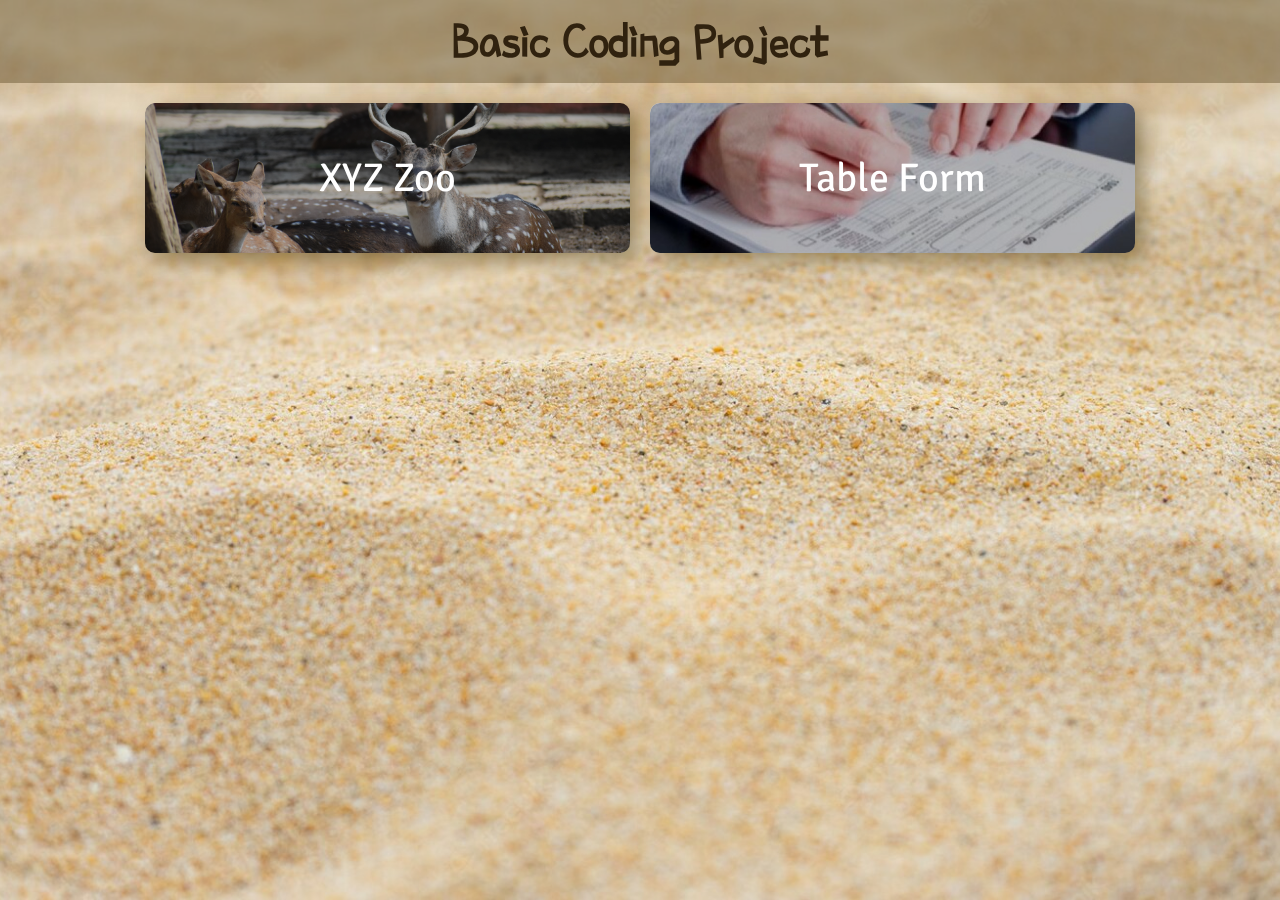
<file: index.html>
<!DOCTYPE html>
<html lang="en">

<head>
    <meta charset="UTF-8">
    <meta http-equiv="X-UA-Compatible" content="IE=edge">
    <meta name="viewport" content="width=device-width, initial-scale=1.0">
    <title>Basic Coding Nita</title>
    <link rel="stylesheet" href="css/style.css">
</head>

<body>
    <div id="top">
        <div class="container">
            <h1>Basic Coding Project</h1>
            <!-- <div class="banner">            
            <img src="https://cdn.pixabay.com/photo/2022/08/15/03/07/path-7387018_960_720.jpg" alt="">
        </div> -->
        </div>
    </div>
        <div class="container">
        <div class="project">
            <div class="project-card">
                <div class="kiri">
                    <a href="xyz-zoo/">
                        XYZ Zoo
                    </a>
                </div>
            </div>
            <div class="project-card">
                <div class="kanan">
                    <a href="table-form/">
                        Table Form
                    </a>
                </div>
            </div>
        </div>
    </div>
</body>

</html>
</file>
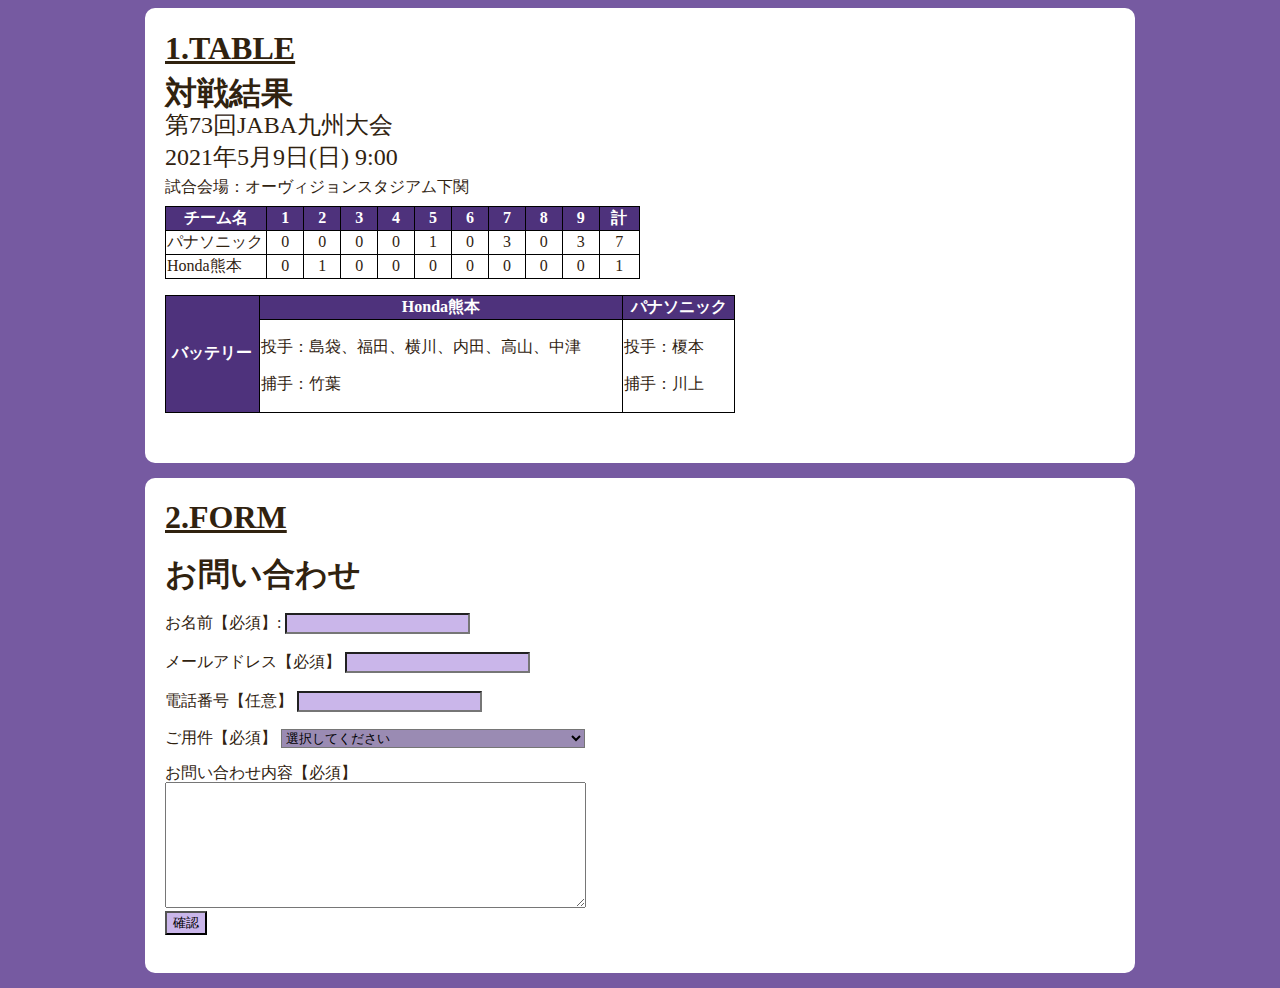
<file: table-form/index.html>
<!DOCTYPE html>
<html lang="jp">

<head>
    <meta charset="UTF-8">
    <meta http-equiv="X-UA-Compatible" content="IE=edge">
    <meta name="viewport" content="width=device-width, initial-scale=1.0">
    <link rel="stylesheet" href="../css/table.css">
    <title>Latihan 3</title>
    <style>
        table,
        th,
        td {
            border: 0.01px solid black;
            border-collapse: collapse;
            font-family: 'Times New Roman', Times, serif;
        }

        label {
            font-family: 'Times New Roman', Times, serif;
        }

        option {
            font-family: 'Times New Roman', Times, serif;
        }
    </style>
</head>

<body id="table-all">
    <div class="table">
        <div>
            <h1><u style="font-family: 'Times New Roman', Times, serif;">1.TABLE</u></h1>
            <p></p>
            <div class="content">
                <h1 style="font-family: 'Times New Roman', Times, serif;">対戦結果</h1>
                <p style="font-size:150%;font-family: 'Times New Roman', Times, serif;"> 第73回JABA九州大会</p>
                <p style="font-size:150%;font-family: 'Times New Roman', Times, serif;">2021年5月9日(日) 9:00</p>
                <p style="font-family: 'Times New Roman', Times, serif;">試合会場：オーヴィジョンスタジアム下関</p>
            </div>
        </div>
        <div class="table-auto">
            <table style="width:50%">
                <tr>
                    <th style="width:140px">チーム名</th>
                    <th style="width:55px">1</th>
                    <th style="width:55px">2</th>
                    <th style="width:55px">3</th>
                    <th style="width:55px">4</th>
                    <th style="width:55px">5</th>
                    <th style="width:55px">6</th>
                    <th style="width:55px">7</th>
                    <th style="width:55px">8</th>
                    <th style="width:55px">9</th>
                    <th style="width:55px">計</th>
                </tr>
                <tr>
                    <td>パナソニック</td>
                    <td style=text-align:center>0</td>
                    <td style=text-align:center>0</td>
                    <td style=text-align:center>0</td>
                    <td style=text-align:center>0</td>
                    <td style=text-align:center>1</td>
                    <td style=text-align:center>0</td>
                    <td style=text-align:center>3</td>
                    <td style=text-align:center>0</td>
                    <td style=text-align:center>3</td>
                    <td style=text-align:center>7</td>
                </tr>
                <tr>
                    <td>Honda熊本</td>
                    <td style=text-align:center>0</td>
                    <td style=text-align:center>1</td>
                    <td style=text-align:center>0</td>
                    <td style=text-align:center>0</td>
                    <td style=text-align:center>0</td>
                    <td style=text-align:center>0</td>
                    <td style=text-align:center>0</td>
                    <td style=text-align:center>0</td>
                    <td style=text-align:center>0</td>
                    <td style=text-align:center>1</td>
                </tr>
            </table>
        </div>
        <div>
            <p></p>
            <div class="table-auto">
            <table style="width:60%">
                <tr>
                    <th rowspan="2">バッテリー</th>
                    <th colspan="5">Honda熊本</th>
                    <th colspan="5">パナソニック</th>
                </tr>
                <tr>
                    <td colspan="5">
                        <p>投手：島袋、福田、横川、内田、高山、中津</p>
                        <p>捕手：竹葉</p>
                    </td>
                    <td colspan="5">
                        <p>投手：榎本</p>
                        <p>捕手：川上</p>
                    </td>
                </tr>
            </table>
            </div>
        </div>
    </div>
    <div class="form">
        <h1 style="font-family: 'Times New Roman', Times, serif; text-decoration: underline;">2.FORM</h1>
        <h1 style="font-family: 'Times New Roman', Times, serif;">お問い合わせ</h1>
        <div>
            <form action="/action_page.php">
                <label for="name">お名前【必須】:</label>
                <input type="text" id="name" name="name"><br><br>
                <label for="email">メールアドレス【必須】</label>
                <input type="text" id="email" name="email"><br><br>
                <label for="number">電話番号【任意】</label>
                <input type="text" id="number" name="number"><br><br>
                <label for="question">ご用件【必須】</label>
                <select id="question" style="font-family: 'Times New Roman', Times, serif;">
                    <option value="selection" disable selected
                        hidden;style="font-family: 'Times New Roman', Times, serif;">選択してください</option>
                    <option value="customers">書籍についてのご質問(個人のお客様)</option>
                    <option value="agent">書籍についてのご質問(取次・書店様)</option>
                    <option value="media">書籍についてのご質問(メディア関係者様) </option>
                    <option value="part-time">アルバイト・パートに関するお問い合わせ</option>
                    <option value="work">仕事のご依頼・お問い合わせ</option>
                    <option value="external">外部スタッフのご希望(フリーの方、制作会社様)</option>
                    <option value="other">その他のお問合せ</option>
                </select>
                <p></p>
                <label for="content">お問い合わせ内容【必須】</label>
                <div id="form-text">
                    <textarea rows="8" cols="50" name="message"></textarea>
                    <br>
                    <input style="font-family: 'Times New Roman', Times, serif;" type="submit" value="確認"
                        name="submit" />
                </div>
            </form>
            <br>
        </div>
    </div>
</body>

</html>
</file>
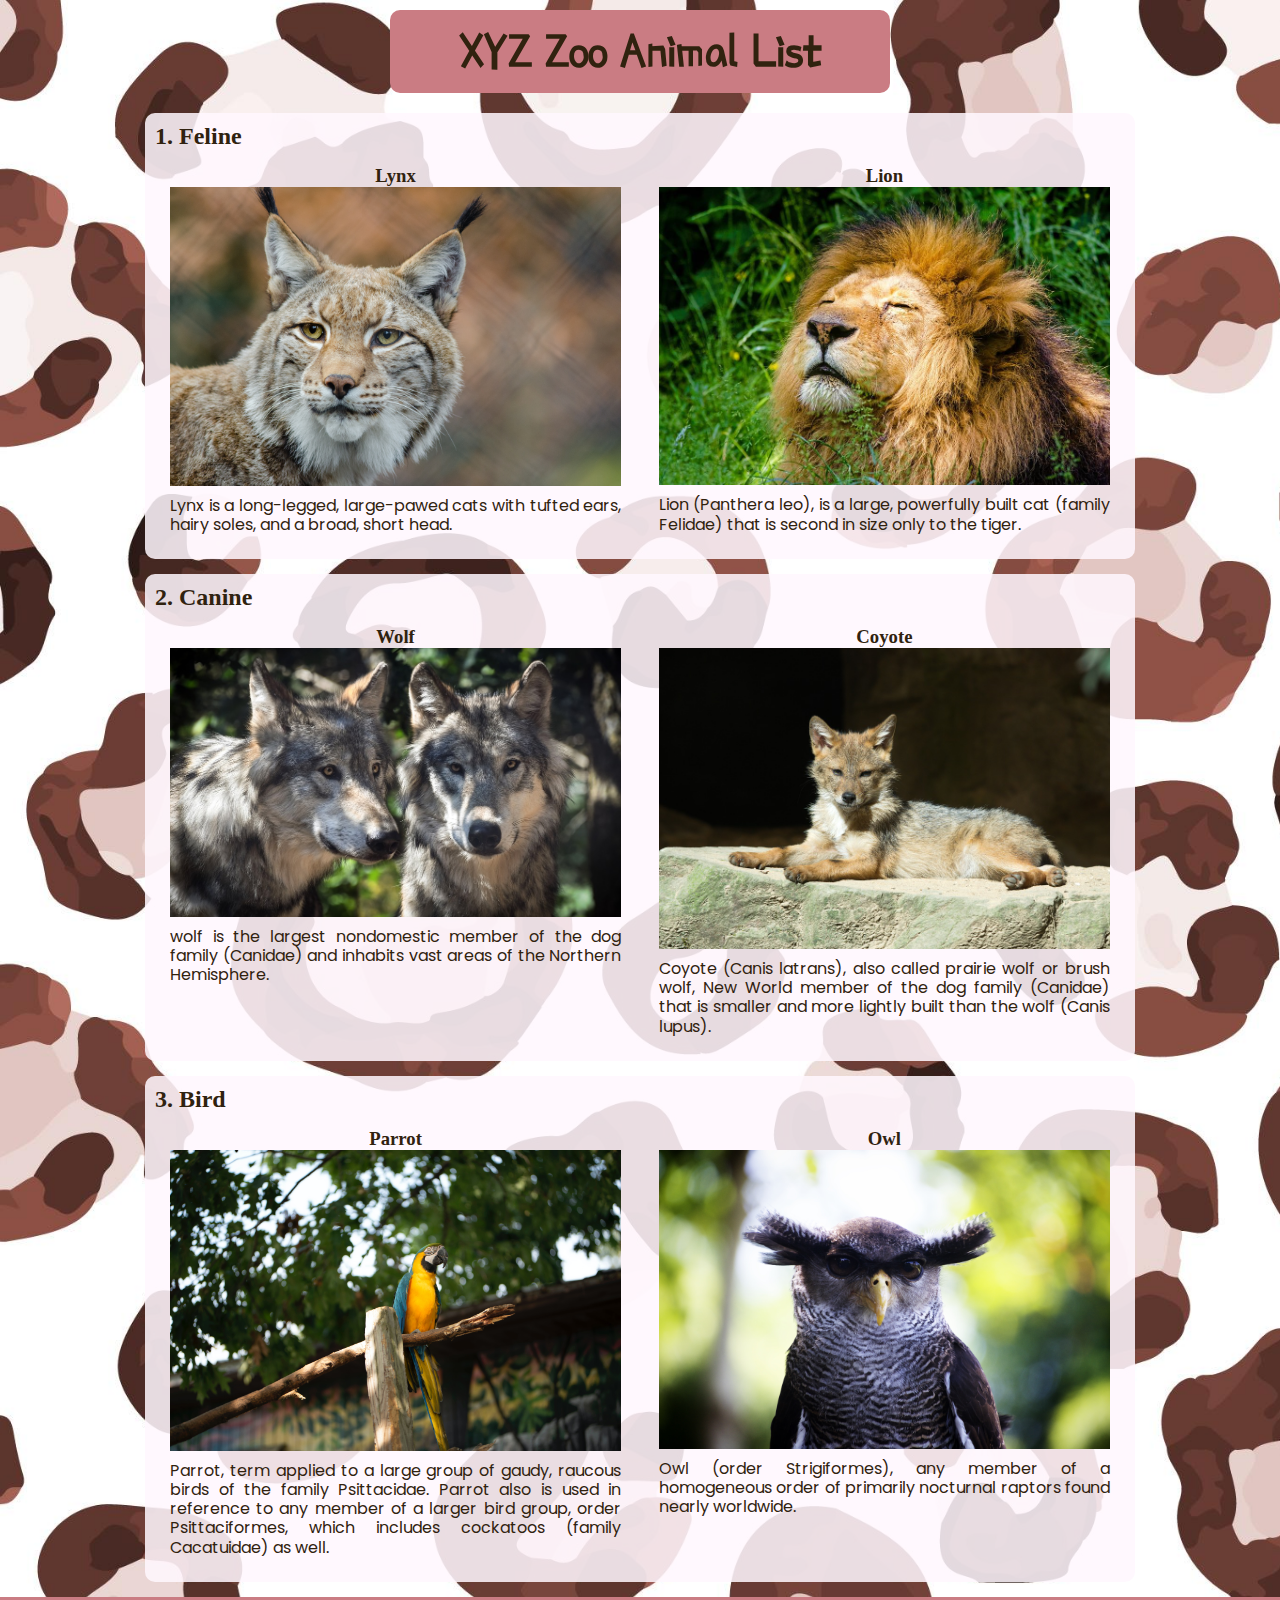
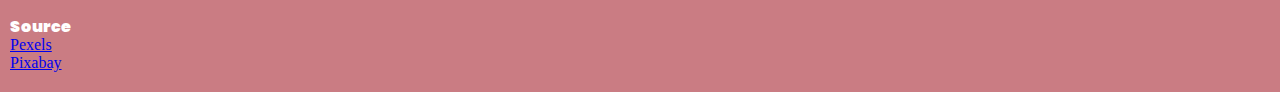
<file: xyz-zoo/index.html>
<!DOCTYPE html>
<html lang="en">
<head>
    <meta charset="UTF-8">
    <meta http-equiv="X-UA-Compatible" content="IE=edge">
    <meta name="viewport" content="width=device-width, initial-scale=1.0">
    <link rel="stylesheet" href="../css/style.css">
    <title>Latihan 1</title>
</head>
<body id="xyz-zoo">
    <div class="top">
    <h1>XYZ Zoo Animal List</h1>
    </div>
    <div class="container">
        <ul>
            <div class="animal-list">
            <li>
                <h2>1. Feline</h2>
            <ul class="familia-list">
                <li>
                    <div class="animal-name">
                    <h3>Lynx</h3>
                    <div class="animal-pic">
                <a href="img\lynx.jpg" target="_blank">
                <img src="img\lynx.jpg" alt=""width="500">
                </a>
                    </div>
                <p>Lynx is a long-legged, large-pawed cats with tufted ears, hairy soles, and a broad, short head.</p>
                    </div>
                </li>
                <li>
                    <div class="animal-name">
                    <h3>Lion</h3>
                    <div class="animal-pic">
                <a href="img\lion.jpg" target="_blank">
                <img src="img\lion.jpg" alt=""width="500">
                </a>
                    </div>
                <p>Lion (Panthera leo), is a large, powerfully built cat (family Felidae) that is second in size only to the tiger.</p>
                </div>
                </li>
            </li>
            </div>
        </ul>
            <div class="animal-list">
            <li>
                <h2>2. Canine</h2>
                <ul class="familia-list">
                <li>
                    <div class="animal-name">
                    <h3>Wolf</h3>
                    <div class="animal-pic">
                <a href="img\wolf.jpg" target="_blank">
                <img src="img\wolf.jpg" alt=""width="500" max-height="300" min-height="300">
                </a>
                    </div>
                <p>wolf is the largest nondomestic member of the dog family (Canidae) and inhabits vast areas of the Northern Hemisphere.</p>
                    </div>
                </li>
                <li>
                    <div class="animal-name">
                    <h3>Coyote</h3>
                    <div class="animal-pic">
                <a href="img\coyote.jpg" target="_blank">
                <img src="img\coyote.jpg" alt=""width="500" max-height="300">
                </a>
                    </div>
                <p>Coyote (Canis latrans), also called prairie wolf or brush wolf, New World member of the dog family (Canidae) that is smaller and more lightly built than the wolf (Canis lupus).</p>
                    </div>
                </li>
            </li>
            </div>
            </ul>
            <div class="animal-list">
            <li>
                <h2>3. Bird</h2>
                <ul class="familia-list">
                <li>
                    <div class="animal-name">
                    <h3>Parrot</h3>
                    <div class="animal-pic">
                <a href="img\parrot.jpg" target="_blank">
                <img src="img\parrot.jpg" alt=""width="500" max-height="300">
                </a>
                    </div>
                <p>Parrot, term applied to a large group of gaudy, raucous birds of the family Psittacidae. Parrot also is used in reference to any member of a larger bird group, order Psittaciformes, which includes cockatoos (family Cacatuidae) as well.</p>
                    </div>
                </li>
                <li>
                    <div class="animal-name">
                    <h3>Owl</h3>
                    <div class="animal-pic">
                <a href="img\owl.jpg" target="_blank">
                <img src="img\owl.jpg" alt=""width="500" max-height="300">
                </a>
                    </div>
                <p>Owl (order Strigiformes), any member of a homogeneous order of primarily nocturnal raptors found nearly worldwide.</p>
                    </div>
                </li>
            </li>
                </ul>
            </div>
    </div>
    <div id="source">
        <p class="text-source">Source
            <ol> 
                <li> <a href="https://pexels.com/">Pexels</a>
                </li>
                <li> <a href="https://pixabay.com/">Pixabay</a>
                </li>
            </ol>
        </p>
    </div>
</body>
</html>
</file>
<file: css/style.css>
@import url('https://fonts.googleapis.com/css2?family=Poor+Story&family=Poppins&family=Signika+Negative&display=swap');

* {
    margin: 0;
    padding: 0;
    box-sizing: border-box;
}

body {
    background: url(../xyz-zoo/img/nature-sand-texture-summer-sun-nature-background-concept_63047-1425.jpg) no-repeat fixed center;
    background-size: cover;
}

.font-poorstory {
    font-family: 'Poor Story', cursive;
}

.container {
    max-width: 990px;
    width: 100%;
    margin: 0 auto;
    padding-top: 0px;
}

#top {
    background: #6b5a357e;
    color: #fff;
    padding: 10px 10px 10px;
    /* padding-top: 50px;
    padding-right: 15px;
    padding-bottom: 10px;
    padding-left: 15px; */
    margin-bottom: 20px;
}

.banner {
    padding-left: 10px;
    padding-right: 10px;
}

.banner img {
    display: block;
    width: 100%;
}

h1 {
    color: #30220f;
    font-family: 'Poor Story', cursive;
    text-align: center;
    font-size: 50px;
}

.font-blue {
    color: #7b9ce4;
}

.kiri {
    position: relative;
}

.kanan {
    position: relative;
}

.kiri::after {
    background-image: url(../xyz-zoo/img/zoo.jpg);
    background-position: center center;
    background-repeat: no-repeat;
    background-size: cover;
    content: '';
    position: absolute;
    top: 0;
    width: 100%;
    height: 100%;
}

.kiri a {
    position: relative;
    z-index: 10;
}

.kanan::after {
    background-image: url(../xyz-zoo/img/66131-1597937906.jpeg);
    background-position: center center;
    background-repeat: no-repeat;
    background-size: cover;
    content: '';
    position: absolute;
    top: 0;
    width: 100%;
    height: 100%;
}

.kanan a {
    position: relative;
    z-index: 10;
}

.project-card {
    height: 150px;
    width: 49%;
    overflow: hidden;
    border-radius: 10px;
    filter: drop-shadow(8px 8px 10px rgba(102, 85, 39, 0.603));
}

.kiri,
.kanan {
    width: 100%;
    height: 100%;
}

.kiri:hover::after {
    filter: none;
    transform: scale(1.5, 1.5);
    transition: all .5s ease-in;
}

.kanan:hover::after {
    filter: none;
    transform: scale(1.5, 1.5);
    transition: all .5s ease-in;
}

.project {
    display: flex;
    flex-wrap: wrap;
    justify-content: space-between;
}

.project a {
    text-decoration: none;
    font-size: 40px;
    font-family: 'Signika Negative', sans-serif;
    color: #fff;
    display: block;
    width: 100%;
    height: 100%;
    background: rgba(0, 0, 0, 0.295);
    border-radius: 10px;
    display: flex;
    justify-content: center;
    align-items: center;
}

.project a:hover {}

.project-card {
    overflow: hidden;
}

/* CSS ZOO */

#xyz-zoo {
    background: url(../xyz-zoo/img/4965617.jpg);
    background-repeat: no-repeat;
    background-size: cover;
}

#xyz-zoo .top {
    background: #ca7c83;
    max-width: 500px;
    background-repeat: no-repeat;
    background-attachment: fixed;
    background-position: center;
    border-radius: 10px;
    color: #fff;
    padding: 10px 10px 10px;
    /* padding-top: 50px;
    padding-right: 15px;
    padding-bottom: 10px;
    padding-left: 15px; */
    margin-top: 10px;
    margin-bottom: 20px;
    margin-right: auto;
    margin-left: auto;
}

.animal-list>li {
    background: #fff7fedc;
    max-width: 990px;
    background-repeat: no-repeat;
    background-attachment: fixed;
    background-position: center;
    border-radius: 10px;
    color: #30220f;
    padding: 10px 10px 10px;
    margin-bottom: 15px;
}

.animal-name {
    text-align: center;
}
.animal-list>li h2 {
    width: 100%;
}

.familia-list {
    margin: 15px 15px 15px 15px;
    flex-wrap: wrap;
    justify-content: space-between;
    display: flex
}

.familia-list li {
    width: 48%;
}

.familia-list img {
    display: block;
    width: 100%;
}
.animal-pic:hover{
    filter: none;
    transform: scale(1.2, 1.2);
    transition: all .5s ease-in;
}

li {
    list-style-type: none;
}

p {
    font-family: 'Poppins', sans-serif;
    line-height: 1.2;
    margin-top: 10px;
    text-align: justify;
    }

    #source {
    background: #ca7c83;
    color: #fff;
    padding: 10px 10px 10px;
}
    .text-source{
    text-align: start;
    font-weight: 900;
}
    ol{
    text-align: start;
    }

/* CSS TABLE FORM */

@media only screen and (max-width: 425px) {

    .kiri,
    .kanan {
        width: 100%;
    }

    .kiri {
        margin-bottom: 20px;
    }

    h1 {
        font-size: 14px;
    }

    .project a {
        font-size: 12px;
    }

    .familia-list li {
        width: 100%;
    }

    .animal-list li {
        width: 100%;
    }
}
@media only screen and (max-width: 990px) {
    .container {
        padding: 0 10px;
    }
    .img {
        max-height: 20px;
    }
}
</file>
<file: css/table.css>
* {
    box-sizing: border-box;
}
#table-all {
    background-color: rgb(118, 90, 161);
}
.content {
    line-height: 0.3;
}
.table {
    background: rgb(255, 255, 255);
    max-width: 990px;
    background-repeat: no-repeat;
    background-attachment: fixed;
    background-position: center;
    border-radius: 10px;
    color: #30220f;
    padding: 1px 20px 50px 20px;
    margin-bottom: 15px;
    margin-left: auto;
    margin-right: auto;
}
.form {
    background: rgb(255, 255, 255);
    max-width: 990px;
    background-repeat: no-repeat;
    background-attachment: fixed;
    background-position: center;
    border-radius: 10px;
    color: #30220f;
    padding: 1px 20px 20px 20px;
    margin-bottom: 15px;
    margin-left: auto;
    margin-right: auto;
    line-height: 1.1;
}
.table-auto {
    overflow-x: auto;
}
th {
    background-color: #4e327c;
    color: white
}
input {
    background-color: #a685db98;
}
option {
    background-color: #a685db98;
}
#question {
    background-color: #553d8098;
}
@media only screen and (max-width: 900px) {

}

@media only screen and (max-width: 768px) {
    
}

@media only screen and (max-width: 425px) {

}
</file>
